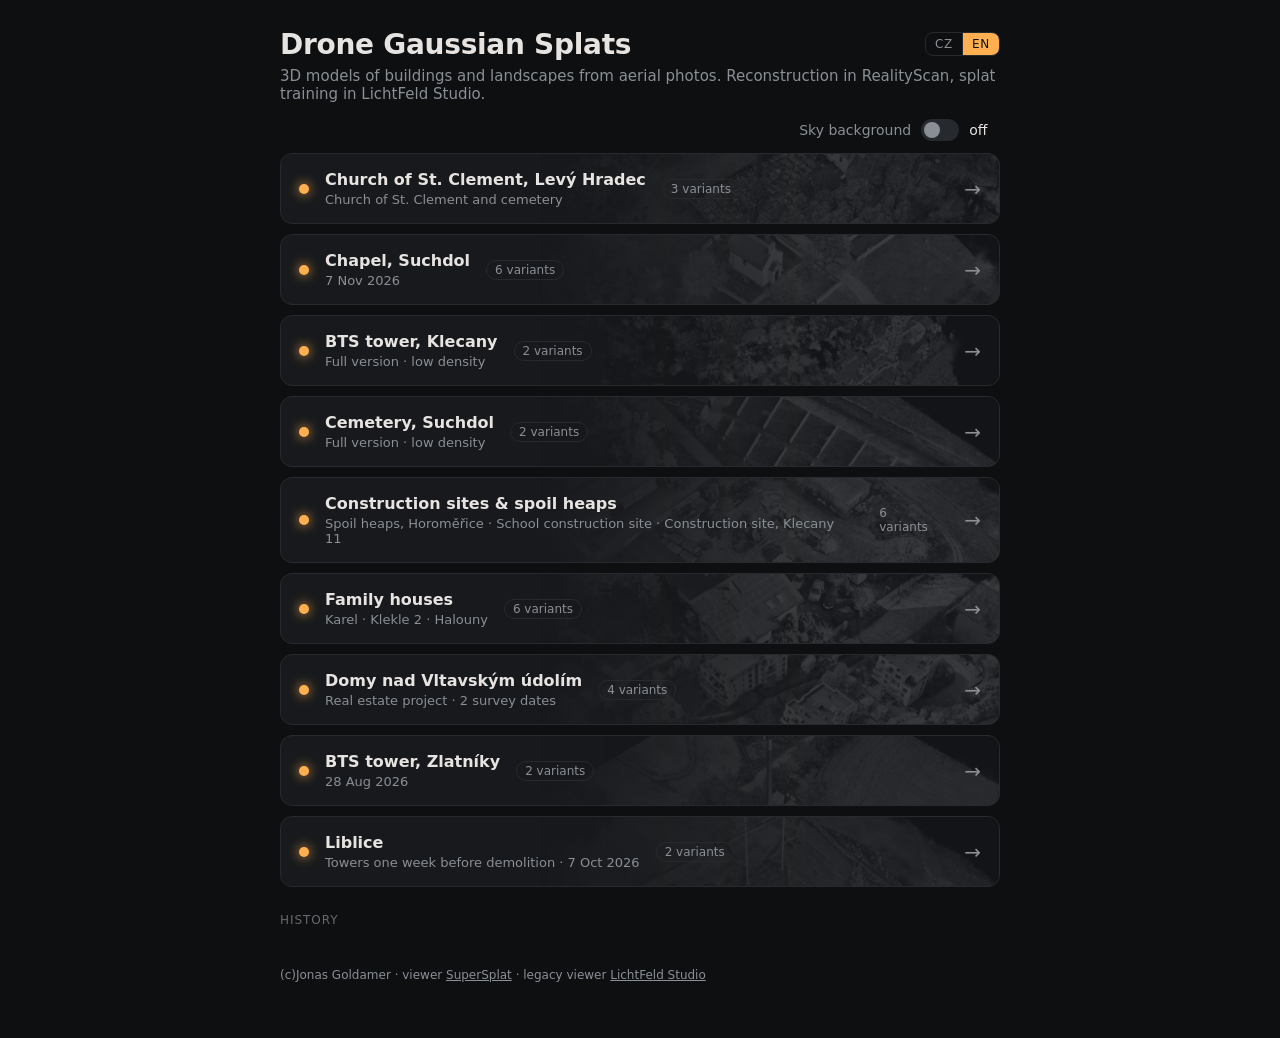
<file: index.html>
<!DOCTYPE html>
<html lang="cs">
<head>
<meta charset="UTF-8">
<meta name="viewport" content="width=device-width, initial-scale=1.0">
<title>Gaussian Splatty – Jonas Goldamer</title>
<style>
  :root { --bg:#0e0f11; --card:#17191c; --line:#26292e; --text:#e6e3e0; --muted:#8a8f96; --accent:#ffaf50; }
  * { box-sizing:border-box; margin:0; padding:0; }
  body { background:var(--bg); color:var(--text); font-family:system-ui,-apple-system,"Segoe UI",sans-serif; min-height:100vh; padding:28px 16px 56px; }
  main { max-width:720px; margin:0 auto; position:relative; }
  h1 { font-size:28px; font-weight:650; letter-spacing:-.01em; padding-right:90px; }
  .sub { color:var(--muted); margin:6px 0 36px; font-size:15px; }
  ul { list-style:none; display:grid; gap:10px; }
  .item { display:flex; align-items:center; gap:16px; padding:16px 18px; background:var(--card); border:1px solid var(--line); border-radius:12px; color:inherit; text-decoration:none; cursor:pointer; transition:border-color .15s, transform .15s; }
  .item:hover { border-color:var(--accent); transform:translateY(-1px); }
  .dot { width:10px; height:10px; border-radius:50%; background:var(--accent); flex:none; box-shadow:0 0 12px var(--accent); }
  .name { font-weight:600; font-size:16px; }
  .meta { color:var(--muted); font-size:13px; margin-top:3px; }
  .go { margin-left:auto; color:var(--muted); font-size:20px; transition:transform .2s, color .15s; }
  .item:hover .go { color:var(--accent); }
  .count { color:var(--muted); font-size:12px; border:1px solid var(--line); border-radius:20px; padding:2px 8px; }
  /* štítek „nové“ (přidáno/nahrazeno za posledních NEW_HOURS hodin podle history.json) */
  .new[hidden] { display:none; }
  .new { cursor:help; display:inline-block; margin-left:8px; padding:1px 7px; border-radius:20px; font-size:10px; font-weight:600; letter-spacing:.06em; text-transform:uppercase; vertical-align:2px; color:var(--bg); background:var(--accent); }
  /* ikona nadirového modelu (hover = vysvětlení) */
  .nadir { display:inline-flex; margin-left:6px; vertical-align:-2px; color:var(--muted); cursor:help; }
  .nadir svg { width:15px; height:15px; }
  .item:hover .nadir { color:var(--accent); }
  /* hlavička skupiny a položky s náhledem: tlumený náhled v pozadí, při najetí barevně */
  summary.item, .item.hasbg { position:relative; overflow:hidden; }
  summary.item > :not(.gbg), .item.hasbg > :not(.gbg) { position:relative; }
  .gbg { position:absolute; inset:0 0 0 35%; background-size:cover; background-position:center; filter:grayscale(1); opacity:.16;
    -webkit-mask-image:linear-gradient(to right, transparent, #000 60%); mask-image:linear-gradient(to right, transparent, #000 60%); transition:opacity .3s, filter .3s; pointer-events:none; }
  summary.item:hover .gbg, .item.hasbg:hover .gbg { filter:none; opacity:.32; }

  /* skupina */
  details summary { list-style:none; }
  details summary::-webkit-details-marker { display:none; }
  summary.item { transition:border-color .15s, transform .15s, border-bottom-left-radius .22s ease, border-bottom-right-radius .22s ease; }
  details[open] > summary { border-color:var(--accent); border-bottom-left-radius:4px; border-bottom-right-radius:4px; }
  details[open] > summary .go { transform:rotate(90deg); color:var(--accent); }
  .sublist { margin:6px 0 0 22px; padding-left:14px; border-left:1px solid var(--line); gap:6px; }
  .sublist .item { padding:12px 16px; border-radius:10px; }
  .sublist .dot { width:7px; height:7px; box-shadow:none; opacity:.7; }
  .sublist .name { font-size:15px; font-weight:500; }
  /* jemná animace rozbalení: výška (Chrome/Edge 131+, jinde okamžitě) + varianty se zprůhledna posunou o pár px */
  :root { interpolate-size:allow-keywords; }
  details::details-content { block-size:0; overflow:clip; overflow-clip-margin:4px; transition:block-size .22s ease, content-visibility .22s allow-discrete; }
  details[open]::details-content { block-size:auto; }
  details[open] .sublist > li { animation:slideIn .22s ease both; }
  details[open] .sublist > li:nth-child(2) { animation-delay:.03s; }
  details[open] .sublist > li:nth-child(3) { animation-delay:.06s; }
  details[open] .sublist > li:nth-child(4) { animation-delay:.09s; }
  details[open] .sublist > li:nth-child(n+5) { animation-delay:.12s; }
  @keyframes slideIn { from { opacity:0; transform:translateY(-4px); } }
  .go { transition:transform .22s ease, color .15s; }
  @media (prefers-reduced-motion: reduce) {
    details::details-content { transition:none; }
    details[open] .sublist > li { animation:none; }
  }
  /* položka (nový viewer, viewer2/ SuperSplat) + tlačítko do staršího vieweru (LichtFeld) */
  .pair { display:flex; gap:6px; align-items:stretch; }
  .pair > .item:first-child { flex:1; min-width:0; }
  .alt { flex:none; display:flex; align-items:center; justify-content:center; text-align:center; width:56px; padding:6px 4px; font-size:11px; line-height:1.25; color:var(--muted); background:var(--card); border:1px solid var(--line); border-radius:10px; text-decoration:none; transition:border-color .15s, color .15s; }
  .alt:hover { border-color:var(--accent); color:var(--accent); }
  @media (max-width:520px) { .alt { width:48px; font-size:10px; } }

  footer { color:var(--muted); font-size:12px; margin-top:40px; }
  footer a { color:var(--muted); }

  /* prepinac nebe */
  .toolbar { display:flex; justify-content:flex-end; align-items:center; gap:18px; margin:-20px 0 12px; }
  /* přepínač jazyka CZ | EN */
  .lang { position:absolute; top:4px; right:0; display:inline-flex; border:1px solid var(--line); border-radius:8px; overflow:hidden; }
  .lang button { background:none; border:0; padding:4px 9px; font:inherit; font-size:12px; letter-spacing:.06em; color:var(--muted); cursor:pointer; transition:color .15s, background .15s; }
  .lang button + button { border-left:1px solid var(--line); }
  .lang button:hover { color:var(--text); }
  .lang button[aria-pressed="true"] { color:var(--bg); background:var(--accent); }
  .lang button:focus-visible { outline:2px solid var(--accent); outline-offset:-2px; }
  .switch { display:inline-flex; align-items:center; gap:10px; cursor:pointer; color:var(--muted); font-size:14px; user-select:none; }
  .switch input { position:absolute; opacity:0; width:0; height:0; }
  .track { width:38px; height:22px; border-radius:11px; background:var(--line); position:relative; transition:background .15s; flex:none; }
  .track::after { content:''; position:absolute; top:3px; left:3px; width:16px; height:16px; border-radius:50%; background:var(--muted); transition:transform .15s, background .15s; }
  .switch input:checked + .track { background:rgba(255,175,80,.35); }
  .switch input:checked + .track::after { transform:translateX(16px); background:var(--accent); }
  .switch input:focus-visible + .track { outline:2px solid var(--accent); outline-offset:2px; }
  .switch .state { color:var(--text); min-width:2.2em; }

  /* historie */
  .hist { margin-top:22px; }
  .hist-toggle { background:none; border:0; padding:0; color:var(--muted); font:inherit; font-size:12px; letter-spacing:.08em; cursor:pointer; opacity:.7; }
  .hist-toggle:hover, .hist-toggle[aria-expanded="true"] { opacity:1; color:var(--text); }
  .hist-log { margin-top:12px; font-size:12px; color:var(--muted); border-top:1px solid var(--line); }
  .hist-row { display:grid; grid-template-columns:auto auto minmax(0,1fr) minmax(0,1.2fr) minmax(0,2fr); gap:4px 12px; padding:6px 0; border-bottom:1px solid var(--line); align-items:baseline; }
  .hist-row .when { font-variant-numeric:tabular-nums; white-space:nowrap; }
  .hist-row .act { white-space:nowrap; }
  .hist-row .act.add { color:var(--accent); }
  .hist-row .hname { color:var(--text); }
  .hist-row .file { overflow-wrap:anywhere; font-family:ui-monospace,Consolas,monospace; font-size:11px; }
  .hist-row.removed .hname, .hist-row.removed .file { text-decoration:line-through; opacity:.7; }
  @media (max-width:600px) {
    .hist-row { grid-template-columns:auto 1fr; }
    .hist-row .file { grid-column:1 / -1; }
  }
</style>
</head>
<body>
<main>
  <div class="lang" id="langSwitch" role="group"><button type="button" data-lang="cs">CZ</button><button type="button" data-lang="en">EN</button></div>
  <h1 id="h1">Gaussian Splaty z dronu</h1>
  <p class="sub" id="sub">3D modely staveb a krajiny z leteckých snímků. Rekonstrukce v RealityScanu, trénování splatů v LichtFeld Studiu.</p>
  <div class="toolbar">
    <label class="switch">
      <span id="skyLabel">Zobrazení nebe</span>
      <input type="checkbox" id="sky">
      <span class="track"></span>
      <span class="state" id="skyState">off</span>
    </label>
  </div>
  <ul id="list"></ul>
  <div class="hist">
    <button class="hist-toggle" id="histToggle" aria-expanded="false" aria-controls="histLog">HISTORIE</button>
    <div class="hist-log" id="histLog" hidden></div>
  </div>
  <footer id="footer">(c)Jonas Goldamer · viewer <a href="https://github.com/playcanvas/supersplat-viewer" target="_blank" rel="noopener">SuperSplat</a> · starší viewer <a href="https://github.com/MrNeRF/LichtFeld-Studio" target="_blank" rel="noopener">LichtFeld Studio</a></footer>
</main>
<script>
  // Skupina: { name, meta, variants: [[nazev, popis, soubor.sog], ...] }
  // Skupina s 1 variantou = primy odkaz bez rozbaleni
  const groups = [
    { name: 'Kostel Levý Hradec', meta: 'Kostel sv. Klimenta a hřbitov', variants: [
      ['Kostel a hřbitov', '4,6M Gaussian · SH1 · 30k iter · 319 snímků · 64 MB', 'Kostel_Levy_Hradec_319cam_4,6M_SH1_30k-iter.sog'],
      ['Kostel',           '4,7M Gaussian · 30k iter · 64 MB',                   'Kostel_Levy_Hradec_4,7M_30k-iter_clean.sog'],
      ['Kostel – low density', '1,8M Gaussian · SH1 · 30k iter · 26 MB',           'Kostel_Levy_Hradec_LowDensity_1,8M_SH1_30k-iter.sog'],
    ]},
    { name: 'Kaple Suchdol', meta: '7. 11. 2026', variants: [
      ['Plná verze',          '4M Gaussian · SH2 · 56 MB',    'Kaple_Suchdol-2026_11_07-GausSplat_4M_SH2_cz.sog'],
      ['Kaple – 3,9M',        '3,9M Gaussian · SH1 · 30k iter · 55 MB', 'Kaple_Suchdol_3,9M_SH1_30k-iter.sog'],
      ['Kaple – low density', '0,8M Gaussian · SH1 · 30k iter · 12 MB', 'Kaple_Suchdol_LowDensity_0,8M_SH1_30k-iter.sog'],
      ['v2 low density',         '1,9M Gaussian · 23 MB',        'Kaple_30k_1,9_Mgaus.sog'],
      ['v2 low density – crop',  '1,2M Gaussian · 13 MB',         'Kaple_30k_1,2M_gaus_CROP.sog'],
      ['v2 low – jen kaple',  '0,36M Gaussian · 4 MB',       'Kaple_30k_0,36Mgaus_JEN kaple.sog'],
    ]},
    { name: 'Stožár BTS Klecany', meta: 'Plná verze · low density', variants: [
      ['Stožár BTS Klecany', '4,4M Gaussian · SH1 · 30k iter · 61 MB', 'Klecany_Stozar_BTS_4,4M_SH1_30k-iter.sog'],
      ['Stožár BTS Klecany – low density', '0,9M Gaussian · SH1 · 30k iter · 13 MB', 'Klecany_Stozar_BTS_LowDensity_0,9M_SH1_30k-iter.sog'],
    ]},
    { name: 'Hřbitov Suchdol', meta: 'Plná verze · low density', nadir: true, variants: [
      ['Hřbitov Suchdol', '4,0M Gaussian · SH1 · 30k iter · 55 MB', 'Hrbitov_Suchdol_4,0M_SH1_30k-iter.sog'],
      ['Hřbitov Suchdol – low density', '0,8M Gaussian · SH1 · 30k iter · 12 MB', 'Hrbitov_Suchdol_LowDensity_0,8M_SH1_30k-iter.sog'],
    ]},
    { name: 'Stavby a deponie', meta: 'Deponie Horoměřice · Stavba školy · Stavba Klecany 11', collapse: true, variants: [
      ['Deponie Horoměřice', '4,5M Gaussian · SH1 · 30k iter · 61 MB', 'Hromady_Horomerice_4,5M_SH1_30k-iter.sog'],
      ['Deponie Horoměřice – low density', '0,9M Gaussian · SH1 · 30k iter · 12 MB', 'Hromady_Horomerice_LowDensity_0,9M_SH1_30k-iter.sog'],
      ['Stavba školy', '4,0M Gaussian · SH1 · 30k iter · 56 MB', 'Stavba_Skola_4,0M_SH1_30k-iter.sog', { nadir: true }],
      ['Stavba školy – low density', '0,8M Gaussian · SH1 · 30k iter · 12 MB', 'Stavba_Skola_LowDensity_0,8M_SH1_30k-iter.sog', { nadir: true }],
      ['Stavba Klecany 11', '4,1M Gaussian · SH1 · 30k iter · 58 MB', 'Stavba_Klecany11_4,1M_SH1_30k-iter.sog', { nadir: true }],
      ['Stavba Klecany 11 – low density', '0,8M Gaussian · SH1 · 30k iter · 12 MB', 'Stavba_Klecany11_LowDensity_0,8M_SH1_30k-iter.sog', { nadir: true }],
    ]},
    { name: 'Rodinné domy', meta: 'Karel · Klekle 2 · Halouny', variants: [
      ['Karel',    '4,4M Gaussian · SH1 · 30k iter · 63 MB',           'Karel_Dum_4,4M_SH1_30k-iter.sog'],
      ['Karel – low density', '0,9M Gaussian · SH1 · 30k iter · 13 MB', 'Karel_Dum_LowDensity_0,9M_SH1_30k-iter.sog'],
      ['Klekle 2', '4,3M Gaussian · SH1 · 30k iter · 61 MB',           'Klekle2_4,3M_SH1_30k-iter.sog'],
      ['Klekle 2 – low density', '1,8M Gaussian · SH1 · 30k iter · 25 MB', 'Klekle2_LowDensity_1,8M_SH1_30k-iter.sog'],
      ['Halouny',  '4,5M Gaussian · SH1 · 30k iter · 63 MB',           'Halouny_Dum_4,5M_SH1_30k-iter.sog'],
      ['Halouny – low density', '0,9M Gaussian · SH1 · 30k iter · 13 MB', 'Halouny_Dum_LowDensity_0,9M_SH1_30k-iter.sog'],
    ]},
    { name: 'Domy nad Vltavským údolím', meta: '2 termíny', variants: [
      ['Listopad 2026 – high density', '7. 11. 2026 · 6M Gaussian · 82 MB',            'Domy_nad_Vltavskym_udolim_2026-11-07_6M_high_density.sog'],
      ['Listopad 2026',                '7. 11. 2026 · 4,5M Gaussian · 61 MB',          'Domy_nad_Vltavskym_udolim_2026-11-07_4-5M.sog'],
      ['Listopad 2026 – low density',  '7. 11. 2026 · 2M Gaussian · 90k iter · 27 MB', 'Domy_nad_Vltavskym_udolim_2026-11-07_2M_low_dendisty.sog'],
      ['Červenec 2026',                '21. 7. 2026 · 6,6M Gaussian · 92 MB',          'Domy_nad_Vltavskym_udolim_2026-07-21_6-6M.sog'],
    ]},
    { name: 'Stožár BTS Zlatníky', meta: '28. 8. 2026', variants: [
      ['Stožár BTS Zlatníky', '28. 8. 2026 · 3,5M Gaussian · SH1 · 30k iter · 48 MB', 'Stozar_BTS_Zlatniky_3,5M_SH1_30k-iter.sog'],
      ['Stožár BTS Zlatníky – low density', '0,8M Gaussian · SH1 · 30k iter · 11 MB', 'Stozar_BTS_Zlatniky_LowDensity_0,8M_SH1_30k-iter.sog'],
    ]},
    { name: 'Liblice', meta: 'Stožáry týden před odstřelem · 7. 10. 2026', variants: [
      ['Liblice – 3,3M',      '3,3M Gaussian · SH1 · 30k iter · 46 MB', 'Liblice_3,3M_SH1_30k-iter.sog'],
      ['Liblice – low density', '0,7M Gaussian · SH1 · 30k iter · 11 MB', 'Liblice_LowDensity_0,7M_SH1_30k-iter.sog'],
    ]},
  ];

  // ---------- Jazyk (CZ / EN) ----------
  // Pořadí: ?lang= v adrese > ruční volba (localStorage 'lang') > jazyk prohlížeče (cs/sk = CZ, jinak EN)
  const LANGS = ['cs', 'en'];
  const pickLang = () => {
    const p = new URLSearchParams(location.search).get('lang');
    if (LANGS.includes(p)) return p;
    try { const s = localStorage.getItem('lang'); if (LANGS.includes(s)) return s; } catch (e) {}
    const nav = (navigator.languages && navigator.languages.length ? navigator.languages : [navigator.language || '']);
    return nav.some(l => /^(cs|sk)\b/i.test(l)) ? 'cs' : 'en';
  };
  let lang = pickLang();

  // Texty stránky
  const T = {
    cs: {
      docTitle: 'Gaussian Splaty z dronu – Jonas Goldamer',
      h1: 'Gaussian Splaty z dronu',
      sub: '3D modely staveb a krajiny z leteckých snímků. Rekonstrukce v RealityScanu, trénování splatů v LichtFeld Studiu.',
      sky: 'Zobrazení nebe',
      langTitle: 'Jazyk / Language',
      hist: 'HISTORIE',
      histErr: 'Historii se nepodařilo načíst.',
      footer: '(c)Jonas Goldamer · viewer {ss} · starší viewer {lf}',
      openNew: v => `Otevřít model v prohlížeči (SuperSplat Viewer ${v})`,
      openOld: 'Otevřít model ve starším prohlížeči (LichtFeld Studio)',
      oldBtn: 'starší<br>viewer',
      nadir: d => `Nadirový model: snímaný jen shora, proto kamera nejde sklopit níž než ${d}° pod horizont.`,
      badge: 'nové',
      newOne: span => `Model nově nahraný nebo aktualizovaný během posledních ${span}`,
      newAny: span => `Skupina obsahuje model nově nahraný nebo aktualizovaný během posledních ${span}`,
      hours: h => h % 24 ? `${h} hodin` : h === 24 ? '24 hodin' : `${h / 24} dní`,
      count: n => `${n} ${n === 1 ? 'varianta' : n < 5 ? 'varianty' : 'variant'}`,
      acts: { 'přidáno': 'přidáno', 'nahrazeno': 'nahrazeno', 'odstraněno': 'odstraněno' },
      date: d => { const [y, m, day] = d.split('-'); return `${+day}. ${+m}. ${y}`; },
    },
    en: {
      docTitle: 'Drone Gaussian Splats – Jonas Goldamer',
      h1: 'Drone Gaussian Splats',
      sub: '3D models of buildings and landscapes from aerial photos. Reconstruction in RealityScan, splat training in LichtFeld Studio.',
      sky: 'Sky background',
      langTitle: 'Jazyk / Language',
      hist: 'HISTORY',
      histErr: 'Could not load the history.',
      footer: '(c)Jonas Goldamer · viewer {ss} · legacy viewer {lf}',
      openNew: v => `Open the model in the viewer (SuperSplat Viewer ${v})`,
      openOld: 'Open the model in the legacy viewer (LichtFeld Studio)',
      oldBtn: 'legacy<br>viewer',
      nadir: d => `Nadir model: captured from above only, so the camera cannot tilt lower than ${d}° below the horizon.`,
      badge: 'new',
      newOne: span => `Model added or updated in the last ${span}`,
      newAny: span => `This group contains a model added or updated in the last ${span}`,
      hours: h => h % 24 ? `${h} hours` : h === 24 ? '24 hours' : `${h / 24} days`,
      count: n => `${n} ${n === 1 ? 'variant' : 'variants'}`,
      acts: { 'přidáno': 'added', 'nahrazeno': 'replaced', 'odstraněno': 'removed' },
      date: d => { const [y, m, day] = d.split('-'); return `${+day} ${MONTHS_EN[+m - 1]} ${y}`; },
    },
  };
  const MONTHS_EN = ['Jan', 'Feb', 'Mar', 'Apr', 'May', 'Jun', 'Jul', 'Aug', 'Sep', 'Oct', 'Nov', 'Dec'];

  // Anglické názvy: celé texty nebo jejich části oddělené „ – “ a „ · “ (český text = klíč).
  // Co ve slovníku není, zůstane česky; čísla (4,6M), data (7. 11. 2026) a „snímků“ se převedou samy.
  // Nová položka = doplnit sem anglický název (vlastní jména míst se nepřekládají).
  const EN = {
    // skupiny a jejich popisky
    'Kostel Levý Hradec': 'Church of St. Clement, Levý Hradec',
    'Kostel sv. Klimenta a hřbitov': 'Church of St. Clement and cemetery',
    'Kaple Suchdol': 'Chapel, Suchdol',
    'Stožár BTS Klecany': 'BTS tower, Klecany',
    'Hřbitov Suchdol': 'Cemetery, Suchdol',
    'Stavby a deponie': 'Construction sites & spoil heaps',
    'Rodinné domy': 'Family houses',
    'Domy nad Vltavským údolím': 'Domy nad Vltavským údolím',
    '2 termíny': 'Real estate project · 2 survey dates',
    'Stožár BTS Zlatníky': 'BTS tower, Zlatníky',
    'Stožáry týden před odstřelem': 'Towers one week before demolition',
    'Plná verze': 'Full version',
    // varianty
    'Kostel a hřbitov': 'Church and cemetery',
    'Kostel': 'Church',
    'Kaple': 'Chapel',
    'jen kaple': 'chapel only',
    'Deponie Horoměřice': 'Spoil heaps, Horoměřice',
    'Stavba školy': 'School construction site',
    'Stavba Klecany 11': 'Construction site, Klecany 11',
    'Listopad 2026': 'November 2026',
    'Červenec 2026': 'July 2026',
  };
  const enAuto = s => s
    .replace(/\b(\d{1,2})\. ?(\d{1,2})\. ?(\d{4})\b/g, (_, d, m, y) => `${+d} ${MONTHS_EN[+m - 1]} ${y}`)
    .replace(/(\d),(\d)/g, '$1.$2')
    .replace(/(\d+) snímků/g, '$1 photos');
  const tr = s => {
    if (lang === 'cs' || s == null) return s;
    if (EN[s] !== undefined) return EN[s];
    return s.split(/( – | · )/).map((part, i) => i % 2 ? part : (EN[part] ?? enAuto(part))).join('');
  };
  const t = () => T[lang];

  // ---------- Odkazy do viewerů ----------
  // Panorama oblohy pro pozadí vieweru; přepínač „Zobrazení nebe“ ji zapíná/vypíná (vypnuto = černé pozadí)
  const SKYBOX = 'nebe_4k.jpg';
  const skyInput = document.getElementById('sky');
  try { const s = localStorage.getItem('skybox'); if (s !== null) skyInput.checked = s === '1'; } catch (e) {}
  // title = název zobrazený v horní liště vieweru (viewer-topbar.js), lang = jazyk lišty a vieweru
  const url = (f, ti) => `splatviewer.html?content=${encodeURIComponent(f)}` +
    (ti ? `&title=${encodeURIComponent(ti)}` : '') + `&lang=${lang}` +
    (skyInput.checked ? `&skybox=${encodeURIComponent(SKYBOX)}` : '');
  // nový viewer v podsložce viewer2/: cesty k souborům jsou o úroveň výš
  // minpitch: kamera v novém vieweru hledí vždy aspoň tolik stupňů dolů pod horizont.
  // Všechny modely 15° (ať se nekouká odspodu); modely jen z nadirových fotek (nadir: true
  // u skupiny nebo { nadir: true } jako 4. položka varianty) 55°.
  const MINPITCH = 15, MINPITCH_NADIR = 55;
  const mpOf = (g, opt) => ((opt && opt.nadir) || g.nadir) ? MINPITCH_NADIR : MINPITCH;
  const url2 = (f, ti, mp) => `viewer2/?content=${encodeURIComponent('../' + f)}` +
    (ti ? `&title=${encodeURIComponent(ti)}` : '') + (mp ? `&minpitch=${mp}` : '') + `&lang=${lang}` +
    (skyInput.checked ? `&skybox=${encodeURIComponent('../' + SKYBOX)}` : '');
  // hlavní odkaz = nový viewer (SuperSplat), tlačítko vpravo = starší viewer (LichtFeld)
  const VIEWER2_VERSION = '1.44.0'; // při přechodu na novou verzi vieweru přepsat
  const attr = s => String(s).replace(/"/g, '&quot;');
  const alt = (f, ti) => `<a class="alt" data-v="1" data-f="${f}" data-t="${ti}" title="${attr(t().openOld)}">${t().oldBtn}</a>`;
  // náhled modelu: thumbs/<soubor>.jpg (barevný 4:1, první snímek úvodní animace); chybějící obrázek se prostě nezobrazí
  const thumbUrl = f => `thumbs/${encodeURIComponent(f.replace(/\.sog$/, '.jpg'))}`;
  const isNadir = (g, opt) => !!((opt && opt.nadir) || g.nadir);
  const nadirIcon = () => `<span class="nadir" title="${attr(t().nadir(MINPITCH_NADIR))}"><svg viewBox="0 0 16 16" fill="none" stroke="currentColor" stroke-width="1.4" stroke-linecap="round" stroke-linejoin="round"><path d="M8 1.5v6M5.5 5 8 7.5 10.5 5"/><path d="M2 11.5 8 9l6 2.5L8 14z"/></svg></span>`;
  // f = soubor (náhled, velikost, „nové“), nadir = ikona
  const gbg = f => f ? `<span class="gbg" style="background-image:url('${thumbUrl(f)}')"></span>` : '';
  const row = (n, m, extra = '', f = '', nadir = false) =>
    `${gbg(f)}<span class="dot"></span><span><div class="name">${n}${nadir ? nadirIcon() : ''}${f ? `<span class="new" data-new="${f}" hidden>${t().badge}</span>` : ''}</div>` +
    `<div class="meta">${m}</div></span>${extra}<span class="go">→</span>`;

  // ---------- Seznam modelů ----------
  const list = document.getElementById('list');
  // Rozbalené skupiny si pamatuje sessionStorage, aby zůstaly otevřené po návratu z vieweru (klíč = český název)
  let openGroups = [];
  try { openGroups = JSON.parse(sessionStorage.getItem('openGroups') || '[]'); } catch (e) {}
  // Štítek „nové“: soubory přidané/nahrazené za posledních NEW_HOURS hodin (history.json)
  const NEW_HOURS = 24;
  let historyRows = null;
  const loadHistory = () => historyRows ??= fetch('history.json', { cache: 'no-cache' }).then(r => r.json());
  const markNew = () => loadHistory().then(rows => {
    const since = Date.now() - NEW_HOURS * 36e5;
    const fresh = new Set(rows.filter(r => (r.akce === 'přidáno' || r.akce === 'nahrazeno') &&
      new Date(`${r.datum}T${r.cas || '00:00'}`).getTime() >= since).map(r => r.soubor));
    const span = t().hours(NEW_HOURS);
    list.querySelectorAll('.new').forEach(el => el.title = el.dataset.newAny ? t().newAny(span) : t().newOne(span));
    list.querySelectorAll('[data-new]').forEach(el => el.hidden = !fresh.has(el.dataset.new));
    list.querySelectorAll('[data-new-any]').forEach(el => el.hidden = !el.dataset.newAny.split('|').some(f => fresh.has(f)));
  }).catch(() => {});

  const renderList = () => {
    const newTitle = attr(t().openNew(VIEWER2_VERSION));
    list.innerHTML = groups.map(g => {
      const gName = tr(g.name), gMeta = tr(g.meta);
      if (g.variants.length === 1 && !g.collapse)
        return `<li class="pair"><a class="item hasbg" data-v="2" data-mp="${mpOf(g, g.variants[0][3])}" title="${newTitle}" data-f="${g.variants[0][2]}" data-t="${attr(gName)}">${row(gName, gMeta, '', g.variants[0][2], isNadir(g, g.variants[0][3]))}</a>${alt(g.variants[0][2], attr(gName))}</li>`;
      const files = g.variants.map(v => v[2]).join('|');
      return `<li><details data-g="${attr(g.name)}"${openGroups.includes(g.name) ? ' open' : ''}>
        <summary class="item">${gbg(g.variants[0][2])}${row(gName + `<span class="new" data-new-any="${attr(files)}" hidden>${t().badge}</span>`, gMeta, `<span class="count">${t().count(g.variants.length)}</span>`)}</summary>
        <ul class="sublist">${g.variants.map(([n, m, f, opt]) => {
          const vName = tr(n), full = `${gName} – ${vName}`;
          return `<li class="pair"><a class="item hasbg" data-v="2" data-mp="${mpOf(g, opt)}" title="${newTitle}" data-f="${f}" data-t="${attr(full)}">${row(vName, tr(m), '', f, isNadir(g, opt))}</a>${alt(f, attr(full))}</li>`;
        }).join('')}</ul>
      </details></li>`;
    }).join('');
    list.querySelectorAll('details[data-g]').forEach(d => {
      d.addEventListener('toggle', () => {
        openGroups = [...list.querySelectorAll('details[data-g]')].filter(x => x.open).map(x => x.dataset.g);
        try { sessionStorage.setItem('openGroups', JSON.stringify(openGroups)); } catch (e) {}
      });
    });
    markNew();
    refresh();
  };

  // Odkazy si pamatují soubor v data-f; přepínač jen přepíše href (rozbalené skupiny zůstanou otevřené)
  const refresh = () => {
    list.querySelectorAll('a[data-f]').forEach(a => a.href = (a.dataset.v === '2' ? url2 : url)(a.dataset.f, a.dataset.t, a.dataset.mp));
    document.getElementById('skyState').textContent = skyInput.checked ? 'on' : 'off';
  };

  // ---------- Historie změn: history.json (nejnovější nahoře), načte se až po rozbalení ----------
  const histToggle = document.getElementById('histToggle');
  const histLog = document.getElementById('histLog');
  const esc = s => String(s ?? '').replace(/[&<>"]/g, c => ({ '&':'&amp;', '<':'&lt;', '>':'&gt;', '"':'&quot;' }[c]));
  const renderHistory = async () => {
    try {
      const rows = await loadHistory();
      histLog.innerHTML = rows.map(r => `<div class="hist-row${r.akce === 'odstraněno' ? ' removed' : ''}">
        <span class="when">${esc(t().date(r.datum))} ${esc(r.cas)}</span>
        <span class="act${r.akce === 'přidáno' ? ' add' : ''}">${esc(t().acts[r.akce] ?? r.akce)}</span>
        <span class="cat">${esc(tr(r.kategorie))}</span>
        <span class="hname">${esc(tr(r.nazev))}</span>
        <span class="file">${esc(r.soubor)}</span>
      </div>`).join('');
    } catch (e) {
      histLog.textContent = t().histErr;
    }
  };
  histToggle.addEventListener('click', () => {
    const open = histLog.hidden;
    histLog.hidden = !open;
    histToggle.setAttribute('aria-expanded', open);
    if (open) renderHistory();
  });

  // ---------- Texty stránky + přepínač jazyka ----------
  const applyLang = () => {
    document.documentElement.lang = lang;
    document.title = t().docTitle;
    document.getElementById('h1').textContent = t().h1;
    document.getElementById('sub').textContent = t().sub;
    document.getElementById('skyLabel').textContent = t().sky;
    histToggle.textContent = t().hist;
    document.getElementById('footer').innerHTML = t().footer
      .replace('{ss}', '<a href="https://github.com/playcanvas/supersplat-viewer" target="_blank" rel="noopener">SuperSplat</a>')
      .replace('{lf}', '<a href="https://github.com/MrNeRF/LichtFeld-Studio" target="_blank" rel="noopener">LichtFeld Studio</a>');
    document.querySelectorAll('#langSwitch button').forEach(b => b.setAttribute('aria-pressed', b.dataset.lang === lang));
    renderList();
    if (!histLog.hidden) renderHistory();
  };
  document.getElementById('langSwitch').title = T.cs.langTitle;
  document.querySelectorAll('#langSwitch button').forEach(b => b.addEventListener('click', () => {
    if (b.dataset.lang === lang) return;
    lang = b.dataset.lang;
    try { localStorage.setItem('lang', lang); } catch (e) {}
    // ?lang= v adrese by při obnovení stránky přebil volbu – odstraní se
    const u = new URL(location.href);
    if (u.searchParams.has('lang')) { u.searchParams.delete('lang'); history.replaceState(null, '', u); }
    applyLang();
  }));

  skyInput.addEventListener('change', () => {
    try { localStorage.setItem('skybox', skyInput.checked ? '1' : '0'); } catch (e) {}
    refresh();
  });
  applyLang();
</script>
</body>
</html>
</file>
